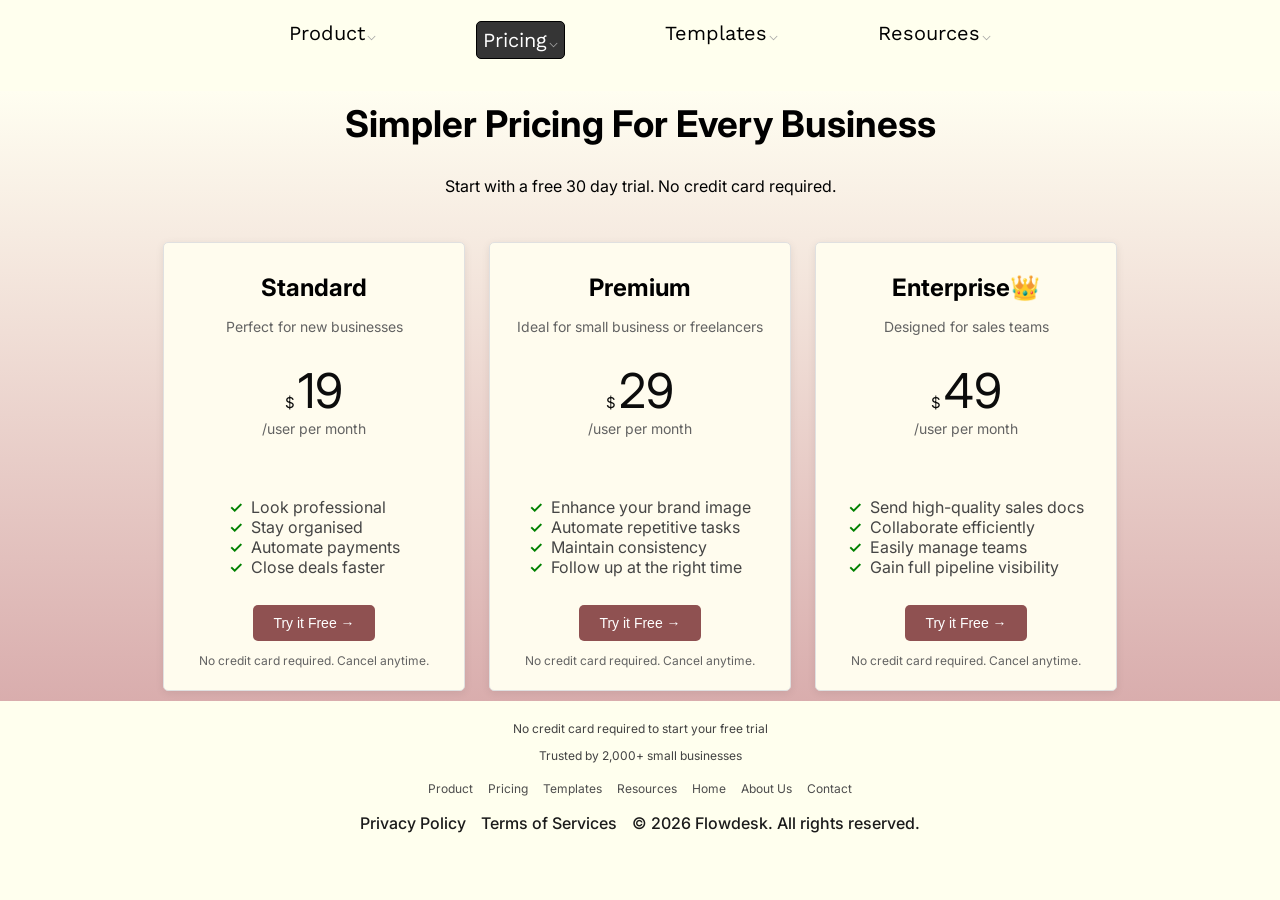
<file: index.html>
<!DOCTYPE html>
<html>
    <head>
        <meta charset="UTF-8">
        <meta name="viewport" content="width=device-width, initial-scale=1.0">
        <title>Pricing Page</title>
        <link href="styles.css" rel="stylesheet">
    </head>
    <body>
        <main>
            <nav id="nav-bar">
                <a href="#Product">Product<span class="down">⌵</span></a>
                <a href="#Pricing" class="active">Pricing<span class="down">⌵</span></a>
                <a href="#Templates">Templates<span class="down">⌵</span></a>
                <a href="#Resources">Resources<span class="down">⌵</span></a>
            </nav>

            <section id="main-section">
                <h1 class="heading-line">Simpler Pricing For Every Business</h1>
                <p class="subheading-line">Start with a free 30 day trial. No credit card required.</p>

                <section class="pricing-cards">
                     <article class="card standard" data-label="Great for starting out">
                    <h2 class="name">Standard</h2>
                    <p class="tagline">Perfect for new businesses</p>
                    <p class="price"><span class="dollar">$</span>19<span class="user">/user per month</span></p>
                    <ul>
                        <li>Look professional</li>
                        <li>Stay organised</li>
                        <li>Automate payments</li>
                        <li>Close deals faster</li>
                    </ul>
                    <button class="button">Try it Free <span class="arrow">→</span></button>
                    <p class="details">No credit card required. Cancel anytime.</p>
                </article>

                <article class="card premium" data-label="Most popular choice">
                    <h2 class="name">Premium</h2>
                    <p class="tagline">Ideal for small business or freelancers</p>
                    <p class="price"><span class="dollar">$</span>29<span class="user">/user per month</span></p>
                    <ul>
                        <li>Enhance your brand image</li>
                        <li>Automate repetitive tasks</li>
                        <li>Maintain consistency</li>
                        <li>Follow up at the right time</li>
                    </ul>
                    <button class="button">Try it Free <span class="arrow">→</span></button>
                    <p class="details">No credit card required. Cancel anytime.</p>
                </article>

                <article class="card enterprise" data-label="Best for large teams">
                    <h2 class="name">Enterprise👑</h2>
                    <p class="tagline">Designed for sales teams</p>
                   <p class="price"><span class="dollar">$</span>49<span class="user">/user per month</span></p>
                    <ul>
                        <li>Send high-quality sales docs</li>
                        <li>Collaborate efficiently</li>
                        <li>Easily manage teams</li>
                        <li>Gain full pipeline visibility</li>
                    </ul>
                    <button class="button">Try it Free <span class="arrow">→</span></button>
                    <p class="details">No credit card required. Cancel anytime.</p>
                </article>
                </section>
            </section>
        </main>
        <footer class="footer">
                <section class="trust-line">
                <p>No credit card required to start your free trial</p>
                <p>Trusted by 2,000+ small businesses</p>
                </section>
            <section class="quick-links">
                <a href="#Product">Product</a>
                <a href="#Pricing">Pricing</a>
                <a href="#Templates">Templates</a>
                <a href="#Resources">Resources</a>
                <a href="#Home">Home</a>
                <a href="#About_Us">About Us</a>
                <a href="#Contact">Contact</a>
            </section>
            <section class="utility-links">
                <p>Privacy Policy</p>
                <p>Terms of Services</p>
                <p>&copy; 2026 Flowdesk. All rights reserved.</p>
            </section> 
        </footer>
    </body>
</html>
</file>
<file: styles.css>
@import url('https://fonts.googleapis.com/css2?family=Inter:wght@400;600&display=swap');
@import url('https://fonts.googleapis.com/css2?family=Work+Sans:wght@500;600&display=swap');
body {
    box-sizing: border-box;
    background-color: rgb(255, 255, 238);
    font-family: 'Inter', sans-serif;
    padding: 0;
    margin: 20px 0;
}
#nav-bar {
    border: 1px solid transparent;
    border-radius: 5px;
    font-size: 20px;
    display: flex;
    justify-content: center;
    gap: 100px;
}

nav a {
    text-decoration: none;
    color: black;
    font-family: 'Work Sans', sans-serif;
}

.down {
   vertical-align: middle;
   font-size: 15px;
   color: #a4a4a4;
   margin-left: 2px;
}

.active {
    color: white;
    background-color: rgb(53, 53, 53);
    display: block;
    border: 1px solid black;
    border-radius: 5px;
    font-size: 20px;
    transform: scale(1);
    transition: transform 0.3s ease;
    padding: 6px;
}

.active:hover {
    transform: scale(1.1);
}
#main-section {
    background-image: linear-gradient(#fffef1, #d9adad);
}

.heading-line {
    padding: 10px 0 0 0;
    font-size: 2.3rem;
    text-align: center;
}
.subheading-line {
    font-size: 16px;
    text-align: center;
    padding: 0;
    margin-top: 0;
}

.pricing-cards {
    display: flex;
    justify-content: center;
    gap: 24px;
    flex-wrap: wrap;
    padding: 0 0 10px 0;
}
.card {
    display: flex;
    flex-wrap: wrap;
    flex-direction: column;
    background-color: rgb(255, 252, 238);
    border: 1px solid #e0e0e0;
    border-radius: 5px;
    box-shadow: 0 2px 8px rgba(0, 0, 0, 0.08);
    width: 280px;
    align-items: center;
    padding: 10px;
    gap: 12px;
    position: relative;
    margin-top: 30px;
}

.card:hover {
    transition: transform 0.3s ease;
    transform: scale(1.04);
}
.card::before {
    content: attr(data-label);
    position: absolute;
    top: -30px;
    left: 0;
    width: 100%;
    background-color: #363636;
    color: white;
    font-size: 13px;
    padding: 8px 0;
    border-radius: 5px 5px 0 0;
    opacity: 0;
    transition: opacity 0.2s ease;
    text-align: center;
}

.card:hover::before {
    opacity: 1;
}
.card h2 {
    margin-bottom: 4px;
}

.tagline {
    text-align: center;
    margin-top: 0;
    font-size: 14px;
    color: rgb(99, 99, 99)
}
.price {
    text-align: center;
    margin-top: 0;
    font-size: 3rem;
    color: rgb(12, 12, 12);
}
.dollar {
    font-size: 15px;
    padding: 0 3px 2px 0;
}
.user {
    display: block;
    text-align: center;
    margin-top: 0;
    font-size: 14px;
    color: rgb(99, 99, 99);
}
.card ul {
    margin-top: 0;
    list-style: none;
    padding: 0;
    color: rgb(69, 69, 69);
}

.card ul li {
    display: flex;
    align-items: center;
    gap: 8px;
}

.card ul li::before {
    content: "✓";
    color: green;
    font-weight: 600;
}

.details {
    margin-top: 0;
    padding: 0;
    color: rgb(99, 99, 99);
    text-align: center;
    font-size: 12px;
}
.button {
    background-color: #8f5151;
    color: white;
    border: none;
    border-radius: 5px;
    font-size: 14px;
    font-weight: 500;
    padding: 10px 20px;
    cursor: pointer;
    transition: transform 0.2s ease;
}
.button:hover {
    transform: scale(1.1);
}

.footer {
    background-color: rgb(255, 255, 238);
    margin: 20px 0;
}

.trust-line {
    color:#424242;
    font-size: 12px;
    text-align: center;
    padding-bottom: 5px;
}

.quick-links {
    border: 1px solid transparent;
    border-radius: 5px;
    font-size: 12px;
}
.quick-links a {
    text-decoration: none;
    color: rgb(77, 77, 77);
}
.quick-links, .utility-links {
    display: flex;
    flex-direction: row;
    justify-content: center;
    gap: 15px; 
}
.utility-links {
    color:#1b1b1b;
    font-size: 16px;
    font-weight: 500;
}

@media (max-width: 768px) {
    #nav-bar {
        flex-wrap: wrap;
        gap: 20px;
    }
}
@media (max-width: 600px) {
    .quick-links {
        flex-wrap: wrap;
        gap: 10px;
    }
}
@media (max-width: 480px) {
    #nav-bar {
        font-size: 16px;
    }
    .heading-line {
        font-size: 1.6rem;
    }
    .card {
        width: 90%;
    }
    .quick-links {
        font-size: 11px;
        gap: 8px;
    }
}
</file>
<file: pricingstyles.css>
@import url('https://fonts.googleapis.com/css2?family=Inter:wght@400;600&display=swap');
@import url('https://fonts.googleapis.com/css2?family=Work+Sans:wght@500;600&display=swap');
body {
    box-sizing: border-box;
    background-color: rgb(255, 255, 238);
    font-family: 'Inter', sans-serif;
    padding: 0;
    margin: 20px 0;
}
#nav-bar {
    border: 1px solid transparent;
    border-radius: 5px;
    font-size: 20px;
    display: flex;
    justify-content: center;
    gap: 100px;
}

nav a {
    text-decoration: none;
    color: black;
    font-family: 'Work Sans', sans-serif;
}

.down {
   vertical-align: middle;
   font-size: 15px;
   color: #a4a4a4;
   margin-left: 2px;
}

.active {
    color: white;
    background-color: rgb(53, 53, 53);
    display: block;
    border: 1px solid black;
    border-radius: 5px;
    font-size: 20px;
    transform: scale(1);
    transition: transform 0.3s ease;
    padding: 6px;
}

.active:hover {
    transform: scale(1.1);
}
#main-section {
    background-image: linear-gradient(#fffef1, #d9adad);
}

.heading-line {
    padding: 10px 0 0 0;
    font-size: 2.3rem;
    text-align: center;
}
.subheading-line {
    font-size: 16px;
    text-align: center;
    padding: 0;
    margin-top: 0;
}

.pricing-cards {
    display: flex;
    justify-content: center;
    gap: 24px;
    flex-wrap: wrap;
    padding: 0 0 10px 0;
}
.card {
    display: flex;
    flex-wrap: wrap;
    flex-direction: column;
    background-color: rgb(255, 252, 238);
    border: 1px solid #e0e0e0;
    border-radius: 5px;
    box-shadow: 0 2px 8px rgba(0, 0, 0, 0.08);
    width: 280px;
    align-items: center;
    padding: 10px;
    gap: 12px;
    position: relative;
    margin-top: 30px;
}

.card:hover {
    transition: transform 0.3s ease;
    transform: scale(1.04);
}
.card::before {
    content: attr(data-label);
    position: absolute;
    top: -30px;
    left: 0;
    width: 100%;
    background-color: #363636;
    color: white;
    font-size: 13px;
    padding: 8px 0;
    border-radius: 5px 5px 0 0;
    opacity: 0;
    transition: opacity 0.2s ease;
    text-align: center;
}

.card:hover::before {
    opacity: 1;
}
.card h2 {
    margin-bottom: 4px;
}

.tagline {
    text-align: center;
    margin-top: 0;
    font-size: 14px;
    color: rgb(99, 99, 99)
}
.price {
    text-align: center;
    margin-top: 0;
    font-size: 3rem;
    color: rgb(12, 12, 12);
}
.dollar {
    font-size: 15px;
    padding: 0 3px 2px 0;
}
.user {
    display: block;
    text-align: center;
    margin-top: 0;
    font-size: 14px;
    color: rgb(99, 99, 99);
}
.card ul {
    margin-top: 0;
    list-style: none;
    padding: 0;
    color: rgb(69, 69, 69);
}

.card ul li {
    display: flex;
    align-items: center;
    gap: 8px;
}

.card ul li::before {
    content: "✓";
    color: green;
    font-weight: 600;
}

.details {
    margin-top: 0;
    padding: 0;
    color: rgb(99, 99, 99);
    text-align: center;
    font-size: 12px;
}
.button {
    background-color: #8f5151;
    color: white;
    border: none;
    border-radius: 5px;
    font-size: 14px;
    font-weight: 500;
    padding: 10px 20px;
    cursor: pointer;
    transition: transform 0.2s ease;
}
.button:hover {
    transform: scale(1.1);
}

.footer {
    background-color: rgb(255, 255, 238);
    margin: 20px 0;
}

.trust-line {
    color:#424242;
    font-size: 12px;
    text-align: center;
    padding-bottom: 5px;
}

.quick-links {
    border: 1px solid transparent;
    border-radius: 5px;
    font-size: 12px;
}
.quick-links a {
    text-decoration: none;
    color: rgb(77, 77, 77);
}
.quick-links, .utility-links {
    display: flex;
    flex-direction: row;
    justify-content: center;
    gap: 15px; 
}
.utility-links {
    color:#1b1b1b;
    font-size: 16px;
    font-weight: 500;
}

@media (max-width: 768px) {
    #nav-bar {
        flex-wrap: wrap;
        gap: 20px;
    }
}
@media (max-width: 600px) {
    .quick-links {
        flex-wrap: wrap;
        gap: 10px;
    }
}
@media (max-width: 480px) {
    #nav-bar {
        font-size: 16px;
    }
    .heading-line {
        font-size: 1.6rem;
    }
    .card {
        width: 90%;
    }
    .quick-links {
        font-size: 11px;
        gap: 8px;
    }
}
</file>
